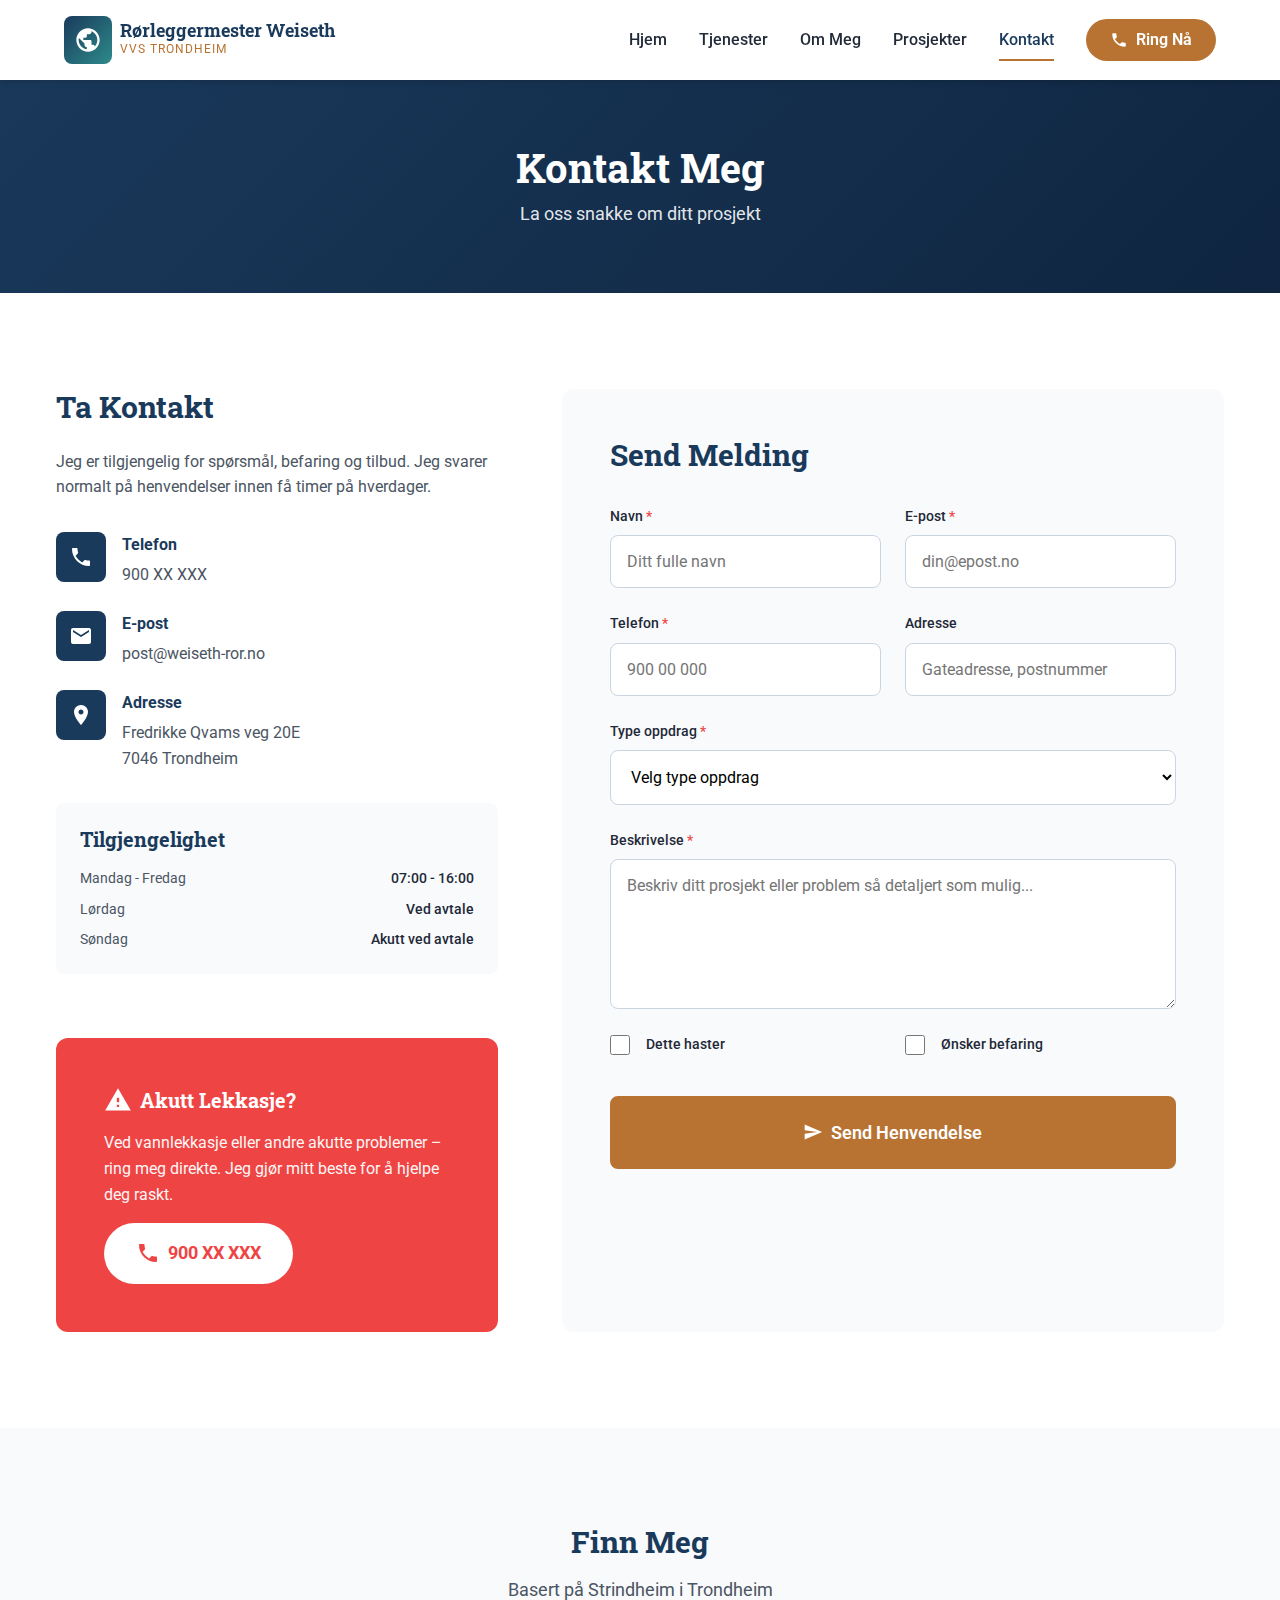
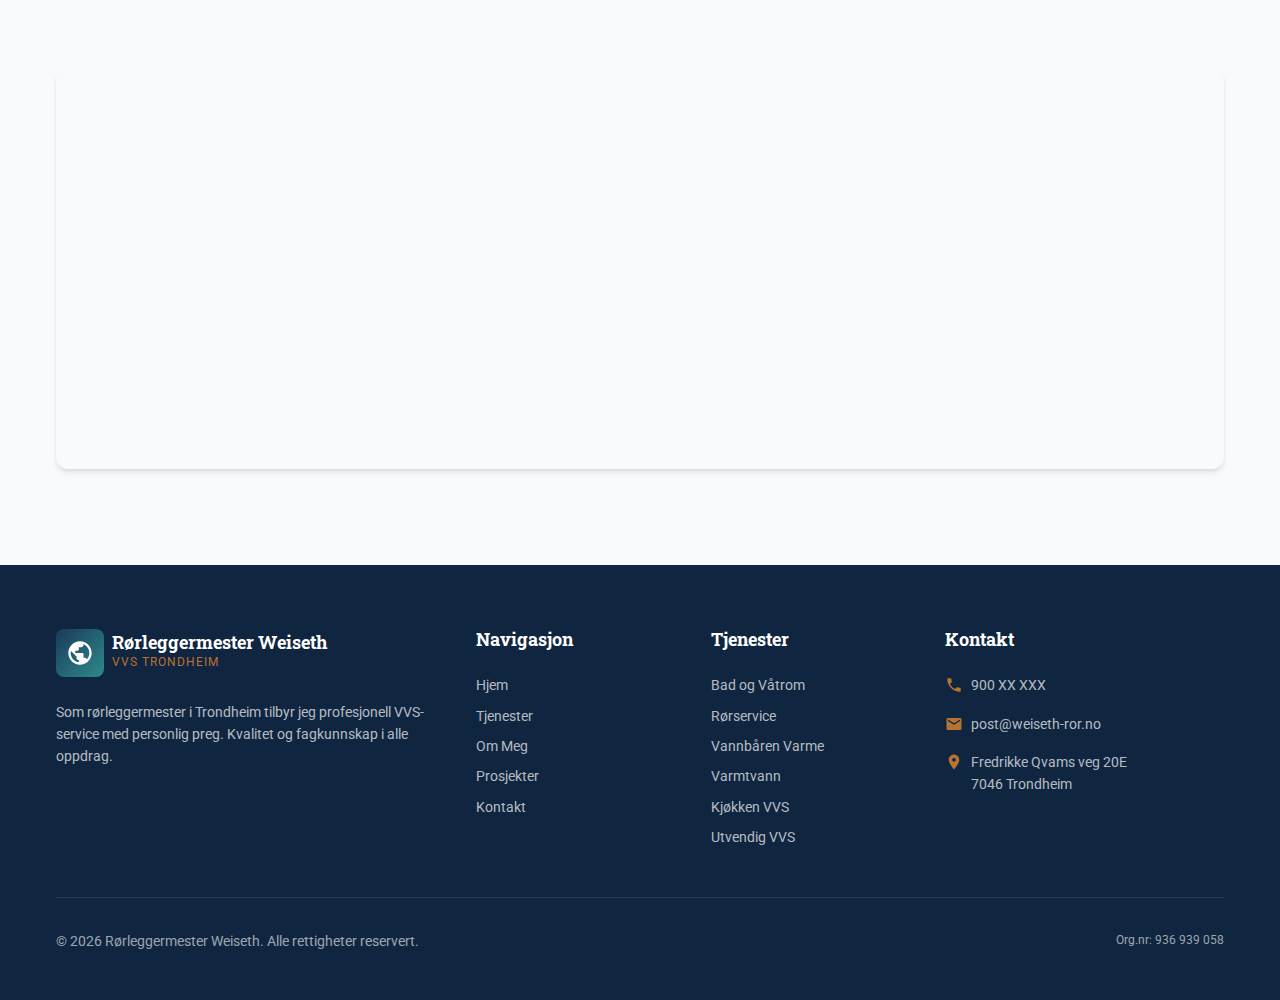
<file: kontakt.html>
<!DOCTYPE html>
<html lang="nb">
<head>
    <meta charset="UTF-8">
    <meta name="viewport" content="width=device-width, initial-scale=1.0">
    <meta http-equiv="X-UA-Compatible" content="IE=edge">

    <!-- Primary Meta Tags -->
    <title>Kontakt Rørlegger Trondheim | Gratis Tilbud | Weiseth VVS</title>
    <meta name="title" content="Kontakt Rørlegger Trondheim | Gratis Tilbud | Weiseth VVS">
    <meta name="description" content="Kontakt Rørleggermester Weiseth for VVS-arbeid i Trondheim. Gratis befaring og tilbud. Ring eller send melding. Rask respons!">
    <meta name="keywords" content="kontakt rørlegger trondheim, rørlegger tilbud, vvs trondheim kontakt, rørlegger telefon, befaring rørlegger">
    <meta name="author" content="Rørleggermester Weiseth">
    <meta name="robots" content="index, follow">

    <!-- Canonical URL -->
    <link rel="canonical" href="https://weiseth-ror.no/kontakt.html">

    <!-- Open Graph / Facebook -->
    <meta property="og:type" content="website">
    <meta property="og:url" content="https://weiseth-ror.no/kontakt.html">
    <meta property="og:title" content="Kontakt Rørlegger Trondheim | Weiseth VVS">
    <meta property="og:description" content="Kontakt Rørleggermester Weiseth for VVS-arbeid i Trondheim. Gratis befaring og tilbud.">
    <meta property="og:locale" content="nb_NO">

    <!-- Geo Tags -->
    <meta name="geo.region" content="NO-50">
    <meta name="geo.placename" content="Trondheim">

    <!-- Favicon -->
    <link rel="icon" type="image/svg+xml" href="data:image/svg+xml,<svg xmlns='http://www.w3.org/2000/svg' viewBox='0 0 100 100'><rect fill='%231A3A5C' rx='15' width='100' height='100'/><text y='70' x='50' text-anchor='middle' font-size='60' fill='white'>W</text></svg>">

    <!-- Google Fonts -->
    <link rel="preconnect" href="https://fonts.googleapis.com">
    <link rel="preconnect" href="https://fonts.gstatic.com" crossorigin>
    <link href="https://fonts.googleapis.com/css2?family=Roboto+Slab:wght@400;600;700&family=Roboto:wght@400;500;700&display=swap" rel="stylesheet">

    <!-- Stylesheets -->
    <link rel="stylesheet" href="css/style.css">
    <link rel="stylesheet" href="css/responsive.css">
</head>
<body>
    <!-- Header -->
    <header class="header">
        <div class="header-inner">
            <a href="index.html" class="logo">
                <div class="logo-icon">
                    <svg viewBox="0 0 24 24" fill="none" xmlns="http://www.w3.org/2000/svg">
                        <path d="M12 2C6.48 2 2 6.48 2 12s4.48 10 10 10 10-4.48 10-10S17.52 2 12 2zm-1 17.93c-3.95-.49-7-3.85-7-7.93 0-.62.08-1.21.21-1.79L9 15v1c0 1.1.9 2 2 2v1.93zm6.9-2.54c-.26-.81-1-1.39-1.9-1.39h-1v-3c0-.55-.45-1-1-1H8v-2h2c.55 0 1-.45 1-1V7h2c1.1 0 2-.9 2-2v-.41c2.93 1.19 5 4.06 5 7.41 0 2.08-.8 3.97-2.1 5.39z"/>
                    </svg>
                </div>
                <div class="logo-text">
                    <span class="logo-name">Rørleggermester Weiseth</span>
                    <span class="logo-tagline">VVS Trondheim</span>
                </div>
            </a>

            <nav class="nav-menu">
                <a href="index.html" class="nav-link">Hjem</a>
                <a href="tjenester.html" class="nav-link">Tjenester</a>
                <a href="om-meg.html" class="nav-link">Om Meg</a>
                <a href="prosjekter.html" class="nav-link">Prosjekter</a>
                <a href="kontakt.html" class="nav-link active">Kontakt</a>
                <a href="tel:+47900XXXXX" class="nav-cta">
                    <svg viewBox="0 0 24 24"><path d="M6.62 10.79c1.44 2.83 3.76 5.14 6.59 6.59l2.2-2.2c.27-.27.67-.36 1.02-.24 1.12.37 2.33.57 3.57.57.55 0 1 .45 1 1V20c0 .55-.45 1-1 1-9.39 0-17-7.61-17-17 0-.55.45-1 1-1h3.5c.55 0 1 .45 1 1 0 1.25.2 2.45.57 3.57.11.35.03.74-.25 1.02l-2.2 2.2z"/></svg>
                    Ring Nå
                </a>
            </nav>

            <button class="nav-toggle" aria-label="Meny">
                <span></span>
                <span></span>
                <span></span>
            </button>
        </div>
    </header>

    <!-- Page Header -->
    <section class="page-header">
        <div class="container">
            <h1>Kontakt Meg</h1>
            <p>La oss snakke om ditt prosjekt</p>
        </div>
    </section>

    <!-- Contact Section -->
    <section class="section contact-section">
        <div class="container">
            <div class="contact-grid">
                <!-- Contact Information -->
                <div class="contact-info">
                    <h2>Ta Kontakt</h2>
                    <p>Jeg er tilgjengelig for spørsmål, befaring og tilbud. Jeg svarer normalt på henvendelser innen få timer på hverdager.</p>

                    <div class="contact-details">
                        <div class="contact-detail">
                            <div class="contact-detail-icon">
                                <svg viewBox="0 0 24 24"><path d="M6.62 10.79c1.44 2.83 3.76 5.14 6.59 6.59l2.2-2.2c.27-.27.67-.36 1.02-.24 1.12.37 2.33.57 3.57.57.55 0 1 .45 1 1V20c0 .55-.45 1-1 1-9.39 0-17-7.61-17-17 0-.55.45-1 1-1h3.5c.55 0 1 .45 1 1 0 1.25.2 2.45.57 3.57.11.35.03.74-.25 1.02l-2.2 2.2z"/></svg>
                            </div>
                            <div>
                                <strong>Telefon</strong>
                                <p><a href="tel:+47900XXXXX">900 XX XXX</a></p>
                            </div>
                        </div>

                        <div class="contact-detail">
                            <div class="contact-detail-icon">
                                <svg viewBox="0 0 24 24"><path d="M20 4H4c-1.1 0-1.99.9-1.99 2L2 18c0 1.1.9 2 2 2h16c1.1 0 2-.9 2-2V6c0-1.1-.9-2-2-2zm0 4l-8 5-8-5V6l8 5 8-5v2z"/></svg>
                            </div>
                            <div>
                                <strong>E-post</strong>
                                <p><a href="mailto:post@weiseth-ror.no">post@weiseth-ror.no</a></p>
                            </div>
                        </div>

                        <div class="contact-detail">
                            <div class="contact-detail-icon">
                                <svg viewBox="0 0 24 24"><path d="M12 2C8.13 2 5 5.13 5 9c0 5.25 7 13 7 13s7-7.75 7-13c0-3.87-3.13-7-7-7zm0 9.5c-1.38 0-2.5-1.12-2.5-2.5s1.12-2.5 2.5-2.5 2.5 1.12 2.5 2.5-1.12 2.5-2.5 2.5z"/></svg>
                            </div>
                            <div>
                                <strong>Adresse</strong>
                                <p>Fredrikke Qvams veg 20E<br>7046 Trondheim</p>
                            </div>
                        </div>
                    </div>

                    <div class="opening-hours">
                        <h3>Tilgjengelighet</h3>
                        <div class="hours-list">
                            <div class="hours-item">
                                <span>Mandag - Fredag</span>
                                <span>07:00 - 16:00</span>
                            </div>
                            <div class="hours-item">
                                <span>Lørdag</span>
                                <span>Ved avtale</span>
                            </div>
                            <div class="hours-item">
                                <span>Søndag</span>
                                <span>Akutt ved avtale</span>
                            </div>
                        </div>
                    </div>

                    <!-- Emergency Notice -->
                    <div class="emergency-notice">
                        <h3>
                            <svg viewBox="0 0 24 24"><path d="M1 21h22L12 2 1 21zm12-3h-2v-2h2v2zm0-4h-2v-4h2v4z"/></svg>
                            Akutt Lekkasje?
                        </h3>
                        <p>Ved vannlekkasje eller andre akutte problemer – ring meg direkte. Jeg gjør mitt beste for å hjelpe deg raskt.</p>
                        <a href="tel:+47900XXXXX" class="phone-link">
                            <svg viewBox="0 0 24 24"><path d="M6.62 10.79c1.44 2.83 3.76 5.14 6.59 6.59l2.2-2.2c.27-.27.67-.36 1.02-.24 1.12.37 2.33.57 3.57.57.55 0 1 .45 1 1V20c0 .55-.45 1-1 1-9.39 0-17-7.61-17-17 0-.55.45-1 1-1h3.5c.55 0 1 .45 1 1 0 1.25.2 2.45.57 3.57.11.35.03.74-.25 1.02l-2.2 2.2z"/></svg>
                            900 XX XXX
                        </a>
                    </div>
                </div>

                <!-- Contact Form -->
                <div class="contact-form-wrapper">
                    <h2>Send Melding</h2>

                    <div class="form-message" id="form-message"></div>

                    <form id="contact-form">
                        <div class="form-grid">
                            <div class="form-group">
                                <label for="name">Navn <span class="required">*</span></label>
                                <input type="text" id="name" name="name" required placeholder="Ditt fulle navn">
                            </div>

                            <div class="form-group">
                                <label for="email">E-post <span class="required">*</span></label>
                                <input type="email" id="email" name="email" required placeholder="din@epost.no">
                            </div>

                            <div class="form-group">
                                <label for="phone">Telefon <span class="required">*</span></label>
                                <input type="tel" id="phone" name="phone" required placeholder="900 00 000">
                            </div>

                            <div class="form-group">
                                <label for="address">Adresse</label>
                                <input type="text" id="address" name="address" placeholder="Gateadresse, postnummer">
                            </div>

                            <div class="form-group full-width">
                                <label for="jobType">Type oppdrag <span class="required">*</span></label>
                                <select id="jobType" name="jobType" required>
                                    <option value="">Velg type oppdrag</option>
                                    <option value="bad-vatrom">Bad/våtrom</option>
                                    <option value="rorservice">Rørservice/reparasjon</option>
                                    <option value="vannbaren-varme">Vannbåren varme</option>
                                    <option value="varmtvannsbereder">Varmtvannsbereder</option>
                                    <option value="kjokken-vvs">Kjøkken VVS</option>
                                    <option value="utvendig-vvs">Utvendig VVS</option>
                                    <option value="annet">Annet</option>
                                </select>
                            </div>

                            <div class="form-group full-width">
                                <label for="description">Beskrivelse <span class="required">*</span></label>
                                <textarea id="description" name="description" required placeholder="Beskriv ditt prosjekt eller problem så detaljert som mulig..."></textarea>
                            </div>

                            <div class="form-group checkbox-group">
                                <input type="checkbox" id="urgent" name="urgent">
                                <label for="urgent">Dette haster</label>
                            </div>

                            <div class="form-group checkbox-group">
                                <input type="checkbox" id="siteVisit" name="siteVisit">
                                <label for="siteVisit">Ønsker befaring</label>
                            </div>

                            <div class="form-submit">
                                <button type="submit" class="btn btn-primary btn-lg">
                                    <svg viewBox="0 0 24 24" style="width: 20px; height: 20px; fill: currentColor;"><path d="M2.01 21L23 12 2.01 3 2 10l15 2-15 2z"/></svg>
                                    Send Henvendelse
                                </button>
                            </div>
                        </div>
                    </form>
                </div>
            </div>
        </div>
    </section>

    <!-- Map Section -->
    <section class="section map-section">
        <div class="container">
            <div class="section-header">
                <h2>Finn Meg</h2>
                <p>Basert på Strindheim i Trondheim</p>
            </div>

            <div class="map-wrapper">
                <iframe src="https://www.google.com/maps/embed?pb=!1m18!1m12!1m3!1d1783.9841947881096!2d10.432844!3d63.421!2m3!1f0!2f0!3f0!3m2!1i1024!2i768!4f13.1!3m3!1m2!1s0x466d319747037e91%3A0xd6ab18ccaa8b0a91!2sFredrikke%20Qvams%20veg%2020E%2C%207046%20Trondheim!5e0!3m2!1sno!2sno!4v1706789876543!5m2!1sno!2sno" allowfullscreen="" loading="lazy" referrerpolicy="no-referrer-when-downgrade"></iframe>
            </div>
        </div>
    </section>

    <!-- Footer -->
    <footer class="footer">
        <div class="container">
            <div class="footer-grid">
                <div class="footer-brand">
                    <a href="index.html" class="logo">
                        <div class="logo-icon">
                            <svg viewBox="0 0 24 24" fill="none" xmlns="http://www.w3.org/2000/svg">
                                <path d="M12 2C6.48 2 2 6.48 2 12s4.48 10 10 10 10-4.48 10-10S17.52 2 12 2zm-1 17.93c-3.95-.49-7-3.85-7-7.93 0-.62.08-1.21.21-1.79L9 15v1c0 1.1.9 2 2 2v1.93zm6.9-2.54c-.26-.81-1-1.39-1.9-1.39h-1v-3c0-.55-.45-1-1-1H8v-2h2c.55 0 1-.45 1-1V7h2c1.1 0 2-.9 2-2v-.41c2.93 1.19 5 4.06 5 7.41 0 2.08-.8 3.97-2.1 5.39z"/>
                            </svg>
                        </div>
                        <div class="logo-text">
                            <span class="logo-name">Rørleggermester Weiseth</span>
                            <span class="logo-tagline">VVS Trondheim</span>
                        </div>
                    </a>
                    <p style="margin-top: var(--space-lg);">
                        Som rørleggermester i Trondheim tilbyr jeg profesjonell VVS-service med personlig preg. Kvalitet og fagkunnskap i alle oppdrag.
                    </p>
                </div>

                <div class="footer-nav">
                    <h4 class="footer-title">Navigasjon</h4>
                    <nav class="footer-links">
                        <a href="index.html">Hjem</a>
                        <a href="tjenester.html">Tjenester</a>
                        <a href="om-meg.html">Om Meg</a>
                        <a href="prosjekter.html">Prosjekter</a>
                        <a href="kontakt.html">Kontakt</a>
                    </nav>
                </div>

                <div class="footer-services">
                    <h4 class="footer-title">Tjenester</h4>
                    <nav class="footer-links">
                        <a href="tjenester.html#bad">Bad og Våtrom</a>
                        <a href="tjenester.html#service">Rørservice</a>
                        <a href="tjenester.html#varme">Vannbåren Varme</a>
                        <a href="tjenester.html#varmtvann">Varmtvann</a>
                        <a href="tjenester.html#kjokken">Kjøkken VVS</a>
                        <a href="tjenester.html#utvendig">Utvendig VVS</a>
                    </nav>
                </div>

                <div class="footer-contact">
                    <h4 class="footer-title">Kontakt</h4>
                    <div class="footer-contact-item">
                        <svg viewBox="0 0 24 24"><path d="M6.62 10.79c1.44 2.83 3.76 5.14 6.59 6.59l2.2-2.2c.27-.27.67-.36 1.02-.24 1.12.37 2.33.57 3.57.57.55 0 1 .45 1 1V20c0 .55-.45 1-1 1-9.39 0-17-7.61-17-17 0-.55.45-1 1-1h3.5c.55 0 1 .45 1 1 0 1.25.2 2.45.57 3.57.11.35.03.74-.25 1.02l-2.2 2.2z"/></svg>
                        <a href="tel:+47900XXXXX">900 XX XXX</a>
                    </div>
                    <div class="footer-contact-item">
                        <svg viewBox="0 0 24 24"><path d="M20 4H4c-1.1 0-1.99.9-1.99 2L2 18c0 1.1.9 2 2 2h16c1.1 0 2-.9 2-2V6c0-1.1-.9-2-2-2zm0 4l-8 5-8-5V6l8 5 8-5v2z"/></svg>
                        <a href="mailto:post@weiseth-ror.no">post@weiseth-ror.no</a>
                    </div>
                    <div class="footer-contact-item">
                        <svg viewBox="0 0 24 24"><path d="M12 2C8.13 2 5 5.13 5 9c0 5.25 7 13 7 13s7-7.75 7-13c0-3.87-3.13-7-7-7zm0 9.5c-1.38 0-2.5-1.12-2.5-2.5s1.12-2.5 2.5-2.5 2.5 1.12 2.5 2.5-1.12 2.5-2.5 2.5z"/></svg>
                        <span>Fredrikke Qvams veg 20E<br>7046 Trondheim</span>
                    </div>
                </div>
            </div>

            <div class="footer-bottom">
                <p>&copy; <span class="current-year">2026</span> Rørleggermester Weiseth. Alle rettigheter reservert.</p>
                <p class="footer-org">Org.nr: 936 939 058</p>
            </div>
        </div>
    </footer>

    <!-- JavaScript -->
    <script src="js/main.js"></script>
</body>
</html>
</file>
<file: css/style.css>
/* ================================================
   RØRLEGGERMESTER WEISETH - Main Stylesheet
   Professional Plumbing Website
   ================================================ */

/* ------------------------------------------------
   CSS Custom Properties (Design Tokens)
   ------------------------------------------------ */
:root {
    /* Primary Colors */
    --color-primary: #1A3A5C;
    --color-primary-light: #2A5A8C;
    --color-primary-dark: #0F2540;

    /* Secondary Colors */
    --color-secondary: #B87333;
    --color-secondary-light: #D4894A;
    --color-secondary-dark: #8F5A28;

    /* Accent Colors */
    --color-accent: #2E8B8B;
    --color-accent-light: #3AABAB;
    --color-accent-dark: #1F6B6B;

    /* Neutral Colors */
    --color-white: #FFFFFF;
    --color-light: #F8FAFC;
    --color-gray-100: #F1F5F9;
    --color-gray-200: #E2E8F0;
    --color-gray-300: #CBD5E1;
    --color-gray-400: #94A3B8;
    --color-gray-500: #64748B;
    --color-gray-600: #475569;
    --color-text: #1F2937;
    --color-text-light: #4B5563;

    /* Functional Colors */
    --color-success: #10B981;
    --color-error: #EF4444;
    --color-warning: #F59E0B;

    /* Typography */
    --font-heading: 'Roboto Slab', Georgia, serif;
    --font-body: 'Roboto', -apple-system, BlinkMacSystemFont, sans-serif;

    /* Font Sizes */
    --text-xs: 0.75rem;
    --text-sm: 0.875rem;
    --text-base: 1rem;
    --text-lg: 1.125rem;
    --text-xl: 1.25rem;
    --text-2xl: 1.5rem;
    --text-3xl: 1.875rem;
    --text-4xl: 2.5rem;

    /* Spacing */
    --space-xs: 0.25rem;
    --space-sm: 0.5rem;
    --space-md: 1rem;
    --space-lg: 1.5rem;
    --space-xl: 2rem;
    --space-2xl: 3rem;
    --space-3xl: 4rem;
    --space-4xl: 6rem;

    /* Layout */
    --max-width: 1200px;
    --header-height: 80px;

    /* Borders & Shadows */
    --radius-sm: 4px;
    --radius-md: 8px;
    --radius-lg: 12px;
    --radius-full: 9999px;

    --shadow-sm: 0 1px 2px rgba(0, 0, 0, 0.05);
    --shadow-md: 0 4px 6px -1px rgba(0, 0, 0, 0.1), 0 2px 4px -1px rgba(0, 0, 0, 0.06);
    --shadow-lg: 0 10px 15px -3px rgba(0, 0, 0, 0.1), 0 4px 6px -2px rgba(0, 0, 0, 0.05);
    --shadow-xl: 0 20px 25px -5px rgba(0, 0, 0, 0.1), 0 10px 10px -5px rgba(0, 0, 0, 0.04);

    /* Transitions */
    --transition-fast: 150ms ease;
    --transition-base: 250ms ease;
    --transition-slow: 350ms ease;
}

/* ------------------------------------------------
   CSS Reset & Base Styles
   ------------------------------------------------ */
*,
*::before,
*::after {
    box-sizing: border-box;
    margin: 0;
    padding: 0;
}

html {
    scroll-behavior: smooth;
    font-size: 16px;
}

body {
    font-family: var(--font-body);
    font-size: var(--text-base);
    line-height: 1.6;
    color: var(--color-text);
    background-color: var(--color-white);
    -webkit-font-smoothing: antialiased;
    -moz-osx-font-smoothing: grayscale;
}

img {
    max-width: 100%;
    height: auto;
    display: block;
}

a {
    color: inherit;
    text-decoration: none;
    transition: color var(--transition-fast);
}

ul, ol {
    list-style: none;
}

button {
    font-family: inherit;
    cursor: pointer;
    border: none;
    background: none;
}

input, textarea, select {
    font-family: inherit;
    font-size: inherit;
}

/* ------------------------------------------------
   Typography
   ------------------------------------------------ */
h1, h2, h3, h4, h5, h6 {
    font-family: var(--font-heading);
    font-weight: 700;
    line-height: 1.2;
    color: var(--color-primary);
}

h1 {
    font-size: var(--text-4xl);
    margin-bottom: var(--space-lg);
}

h2 {
    font-size: var(--text-3xl);
    margin-bottom: var(--space-md);
}

h3 {
    font-size: var(--text-xl);
    margin-bottom: var(--space-sm);
}

p {
    margin-bottom: var(--space-md);
}

.text-accent {
    color: var(--color-secondary);
}

.text-light {
    color: var(--color-text-light);
}

/* ------------------------------------------------
   Layout Utilities
   ------------------------------------------------ */
.container {
    width: 100%;
    max-width: var(--max-width);
    margin: 0 auto;
    padding: 0 var(--space-lg);
}

.section {
    padding: var(--space-4xl) 0;
}

.section-header {
    text-align: center;
    margin-bottom: var(--space-3xl);
}

.section-header p {
    font-size: var(--text-lg);
    color: var(--color-text-light);
    max-width: 600px;
    margin: 0 auto;
}

/* ------------------------------------------------
   Header & Navigation
   ------------------------------------------------ */
.header {
    position: fixed;
    top: 0;
    left: 0;
    right: 0;
    height: var(--header-height);
    background-color: var(--color-white);
    box-shadow: var(--shadow-md);
    z-index: 1000;
    transition: background-color var(--transition-base), box-shadow var(--transition-base);
}

.header-inner {
    display: flex;
    align-items: center;
    justify-content: space-between;
    height: 100%;
    max-width: var(--max-width);
    margin: 0 auto;
    padding: 0 var(--space-lg);
}

.logo {
    display: flex;
    align-items: center;
    gap: var(--space-sm);
}

.logo-icon {
    width: 48px;
    height: 48px;
    background: linear-gradient(135deg, var(--color-primary), var(--color-accent));
    border-radius: var(--radius-md);
    display: flex;
    align-items: center;
    justify-content: center;
}

.logo-icon svg {
    width: 28px;
    height: 28px;
    fill: var(--color-white);
}

.logo-text {
    display: flex;
    flex-direction: column;
}

.logo-name {
    font-family: var(--font-heading);
    font-size: var(--text-lg);
    font-weight: 700;
    color: var(--color-primary);
    line-height: 1.1;
}

.logo-tagline {
    font-size: var(--text-xs);
    color: var(--color-secondary);
    text-transform: uppercase;
    letter-spacing: 1px;
}

.nav-menu {
    display: flex;
    align-items: center;
    gap: var(--space-xl);
}

.nav-link {
    font-weight: 500;
    color: var(--color-text);
    position: relative;
    padding: var(--space-sm) 0;
}

.nav-link::after {
    content: '';
    position: absolute;
    bottom: 0;
    left: 0;
    width: 0;
    height: 2px;
    background-color: var(--color-secondary);
    transition: width var(--transition-base);
}

.nav-link:hover::after,
.nav-link.active::after {
    width: 100%;
}

.nav-link:hover,
.nav-link.active {
    color: var(--color-primary);
}

.nav-cta {
    display: flex;
    align-items: center;
    gap: var(--space-sm);
    background-color: var(--color-secondary);
    color: var(--color-white);
    padding: var(--space-sm) var(--space-lg);
    border-radius: var(--radius-full);
    font-weight: 600;
    transition: background-color var(--transition-fast), transform var(--transition-fast);
}

.nav-cta:hover {
    background-color: var(--color-secondary-dark);
    transform: translateY(-2px);
}

.nav-cta svg {
    width: 18px;
    height: 18px;
    fill: currentColor;
}

/* Mobile Navigation Toggle */
.nav-toggle {
    display: none;
    flex-direction: column;
    gap: 5px;
    padding: var(--space-sm);
    cursor: pointer;
}

.nav-toggle span {
    width: 24px;
    height: 2px;
    background-color: var(--color-primary);
    transition: transform var(--transition-fast), opacity var(--transition-fast);
}

.nav-toggle.active span:nth-child(1) {
    transform: translateY(7px) rotate(45deg);
}

.nav-toggle.active span:nth-child(2) {
    opacity: 0;
}

.nav-toggle.active span:nth-child(3) {
    transform: translateY(-7px) rotate(-45deg);
}

/* ------------------------------------------------
   Hero Section
   ------------------------------------------------ */
.hero {
    position: relative;
    min-height: 100vh;
    display: flex;
    align-items: center;
    padding-top: var(--header-height);
    background: linear-gradient(135deg, var(--color-primary) 0%, var(--color-primary-dark) 100%);
    overflow: hidden;
}

.hero::before {
    content: '';
    position: absolute;
    top: 0;
    left: 0;
    right: 0;
    bottom: 0;
    background: url('data:image/svg+xml,<svg xmlns="http://www.w3.org/2000/svg" viewBox="0 0 100 100"><circle cx="50" cy="50" r="40" fill="none" stroke="rgba(255,255,255,0.03)" stroke-width="0.5"/></svg>');
    background-size: 200px 200px;
    pointer-events: none;
}

.hero-inner {
    display: grid;
    grid-template-columns: 1fr 1fr;
    gap: var(--space-3xl);
    align-items: center;
    position: relative;
    z-index: 1;
}

.hero-content {
    color: var(--color-white);
}

.hero-badge {
    display: inline-flex;
    align-items: center;
    gap: var(--space-sm);
    background-color: rgba(255, 255, 255, 0.1);
    padding: var(--space-sm) var(--space-md);
    border-radius: var(--radius-full);
    font-size: var(--text-sm);
    margin-bottom: var(--space-lg);
    backdrop-filter: blur(10px);
}

.hero-badge svg {
    width: 16px;
    height: 16px;
    fill: var(--color-secondary);
}

.hero h1 {
    color: var(--color-white);
    font-size: clamp(2.5rem, 5vw, 3.5rem);
    margin-bottom: var(--space-md);
}

.hero-subtitle {
    font-size: var(--text-xl);
    color: rgba(255, 255, 255, 0.9);
    margin-bottom: var(--space-xl);
}

.hero-features {
    display: flex;
    flex-wrap: wrap;
    gap: var(--space-md);
    margin-bottom: var(--space-2xl);
}

.hero-feature {
    display: flex;
    align-items: center;
    gap: var(--space-sm);
    font-size: var(--text-sm);
    color: rgba(255, 255, 255, 0.85);
}

.hero-feature svg {
    width: 20px;
    height: 20px;
    fill: var(--color-secondary);
}

.hero-cta {
    display: flex;
    flex-wrap: wrap;
    gap: var(--space-md);
}

.hero-image {
    position: relative;
}

.hero-image-wrapper {
    position: relative;
    border-radius: var(--radius-lg);
    overflow: hidden;
    box-shadow: var(--shadow-xl);
}

.hero-image-wrapper img {
    width: 100%;
    height: auto;
    object-fit: cover;
}

.hero-image-badge {
    position: absolute;
    bottom: var(--space-lg);
    left: var(--space-lg);
    background-color: var(--color-white);
    padding: var(--space-md) var(--space-lg);
    border-radius: var(--radius-md);
    box-shadow: var(--shadow-lg);
}

.hero-image-badge strong {
    display: block;
    color: var(--color-primary);
    font-size: var(--text-lg);
}

.hero-image-badge span {
    font-size: var(--text-sm);
    color: var(--color-text-light);
}

/* ------------------------------------------------
   Quick Contact Bar
   ------------------------------------------------ */
.quick-contact {
    background-color: var(--color-secondary);
    padding: var(--space-md) 0;
}

.quick-contact-inner {
    display: flex;
    justify-content: center;
    flex-wrap: wrap;
    gap: var(--space-xl);
}

.quick-contact-item {
    display: flex;
    align-items: center;
    gap: var(--space-sm);
    color: var(--color-white);
    font-weight: 500;
}

.quick-contact-item svg {
    width: 20px;
    height: 20px;
    fill: currentColor;
}

.quick-contact-item a {
    color: inherit;
}

.quick-contact-item a:hover {
    text-decoration: underline;
}

/* ------------------------------------------------
   Buttons
   ------------------------------------------------ */
.btn {
    display: inline-flex;
    align-items: center;
    justify-content: center;
    gap: var(--space-sm);
    padding: var(--space-md) var(--space-xl);
    border-radius: var(--radius-md);
    font-weight: 600;
    font-size: var(--text-base);
    transition: all var(--transition-fast);
    cursor: pointer;
    border: 2px solid transparent;
}

.btn svg {
    width: 20px;
    height: 20px;
    fill: currentColor;
}

.btn-primary {
    background-color: var(--color-secondary);
    color: var(--color-white);
    border-color: var(--color-secondary);
}

.btn-primary:hover {
    background-color: var(--color-secondary-dark);
    border-color: var(--color-secondary-dark);
    transform: translateY(-2px);
    box-shadow: var(--shadow-md);
}

.btn-secondary {
    background-color: transparent;
    color: var(--color-white);
    border-color: var(--color-white);
}

.btn-secondary:hover {
    background-color: var(--color-white);
    color: var(--color-primary);
}

.btn-outline {
    background-color: transparent;
    color: var(--color-primary);
    border-color: var(--color-primary);
}

.btn-outline:hover {
    background-color: var(--color-primary);
    color: var(--color-white);
}

.btn-lg {
    padding: var(--space-lg) var(--space-2xl);
    font-size: var(--text-lg);
}

.btn-sm {
    padding: var(--space-sm) var(--space-md);
    font-size: var(--text-sm);
}

/* ------------------------------------------------
   Services Section
   ------------------------------------------------ */
.services {
    background-color: var(--color-light);
}

.services-grid {
    display: grid;
    grid-template-columns: repeat(3, 1fr);
    gap: var(--space-xl);
}

.service-card {
    background-color: var(--color-white);
    border-radius: var(--radius-lg);
    padding: var(--space-xl);
    box-shadow: var(--shadow-sm);
    transition: transform var(--transition-base), box-shadow var(--transition-base);
    border: 1px solid var(--color-gray-200);
}

.service-card:hover {
    transform: translateY(-5px);
    box-shadow: var(--shadow-lg);
}

.service-icon {
    width: 60px;
    height: 60px;
    background: linear-gradient(135deg, var(--color-primary), var(--color-accent));
    border-radius: var(--radius-md);
    display: flex;
    align-items: center;
    justify-content: center;
    margin-bottom: var(--space-lg);
}

.service-icon svg {
    width: 32px;
    height: 32px;
    fill: var(--color-white);
}

.service-card h3 {
    color: var(--color-primary);
    margin-bottom: var(--space-sm);
}

.service-card p {
    color: var(--color-text-light);
    margin-bottom: var(--space-md);
}

.service-link {
    display: inline-flex;
    align-items: center;
    gap: var(--space-xs);
    color: var(--color-secondary);
    font-weight: 600;
    font-size: var(--text-sm);
}

.service-link svg {
    width: 16px;
    height: 16px;
    fill: currentColor;
    transition: transform var(--transition-fast);
}

.service-link:hover svg {
    transform: translateX(4px);
}

/* ------------------------------------------------
   Why Choose Us Section
   ------------------------------------------------ */
.why-us {
    background-color: var(--color-white);
}

.why-us-grid {
    display: grid;
    grid-template-columns: repeat(2, 1fr);
    gap: var(--space-3xl);
    align-items: center;
}

.why-us-content h2 {
    margin-bottom: var(--space-lg);
}

.why-us-content > p {
    font-size: var(--text-lg);
    color: var(--color-text-light);
    margin-bottom: var(--space-xl);
}

.benefits-list {
    display: grid;
    gap: var(--space-md);
}

.benefit-item {
    display: flex;
    align-items: flex-start;
    gap: var(--space-md);
}

.benefit-icon {
    width: 40px;
    height: 40px;
    background-color: var(--color-accent);
    border-radius: var(--radius-full);
    display: flex;
    align-items: center;
    justify-content: center;
    flex-shrink: 0;
}

.benefit-icon svg {
    width: 20px;
    height: 20px;
    fill: var(--color-white);
}

.benefit-item strong {
    display: block;
    color: var(--color-primary);
    margin-bottom: var(--space-xs);
}

.benefit-item p {
    color: var(--color-text-light);
    font-size: var(--text-sm);
    margin: 0;
}

.why-us-image {
    position: relative;
}

.why-us-image img {
    border-radius: var(--radius-lg);
    box-shadow: var(--shadow-xl);
}

/* ------------------------------------------------
   Master Plumber Section
   ------------------------------------------------ */
.master-section {
    background: linear-gradient(135deg, var(--color-primary) 0%, var(--color-primary-dark) 100%);
    color: var(--color-white);
    position: relative;
    overflow: hidden;
}

.master-section::before {
    content: '';
    position: absolute;
    top: -50%;
    right: -20%;
    width: 600px;
    height: 600px;
    background: radial-gradient(circle, rgba(184, 115, 51, 0.1) 0%, transparent 70%);
    pointer-events: none;
}

.master-inner {
    display: grid;
    grid-template-columns: 1fr 1fr;
    gap: var(--space-3xl);
    align-items: center;
    position: relative;
    z-index: 1;
}

.master-content h2 {
    color: var(--color-white);
    margin-bottom: var(--space-lg);
}

.master-content p {
    color: rgba(255, 255, 255, 0.9);
    font-size: var(--text-lg);
    margin-bottom: var(--space-lg);
}

.master-features {
    display: grid;
    gap: var(--space-md);
    margin-bottom: var(--space-xl);
}

.master-feature {
    display: flex;
    align-items: center;
    gap: var(--space-md);
    background-color: rgba(255, 255, 255, 0.1);
    padding: var(--space-md) var(--space-lg);
    border-radius: var(--radius-md);
    backdrop-filter: blur(10px);
}

.master-feature svg {
    width: 24px;
    height: 24px;
    fill: var(--color-secondary);
}

.master-feature span {
    font-weight: 500;
}

.master-image {
    display: flex;
    justify-content: center;
}

.master-badge-visual {
    width: 300px;
    height: 300px;
    background: linear-gradient(135deg, var(--color-secondary), var(--color-secondary-dark));
    border-radius: var(--radius-full);
    display: flex;
    flex-direction: column;
    align-items: center;
    justify-content: center;
    text-align: center;
    box-shadow: var(--shadow-xl);
    position: relative;
}

.master-badge-visual::before {
    content: '';
    position: absolute;
    inset: 10px;
    border: 2px solid rgba(255, 255, 255, 0.3);
    border-radius: var(--radius-full);
}

.master-badge-visual svg {
    width: 60px;
    height: 60px;
    fill: var(--color-white);
    margin-bottom: var(--space-md);
}

.master-badge-visual strong {
    display: block;
    font-size: var(--text-xl);
    color: var(--color-white);
}

.master-badge-visual span {
    font-size: var(--text-sm);
    color: rgba(255, 255, 255, 0.8);
}

/* ------------------------------------------------
   Service Area Section
   ------------------------------------------------ */
.service-area {
    background-color: var(--color-light);
}

.service-area-grid {
    display: grid;
    grid-template-columns: 1fr 1fr;
    gap: var(--space-3xl);
    align-items: center;
}

.area-list {
    display: grid;
    grid-template-columns: repeat(2, 1fr);
    gap: var(--space-sm);
    margin-top: var(--space-lg);
}

.area-item {
    display: flex;
    align-items: center;
    gap: var(--space-sm);
    padding: var(--space-sm) var(--space-md);
    background-color: var(--color-white);
    border-radius: var(--radius-sm);
    font-size: var(--text-sm);
}

.area-item svg {
    width: 16px;
    height: 16px;
    fill: var(--color-accent);
}

.area-map {
    background-color: var(--color-gray-200);
    border-radius: var(--radius-lg);
    height: 400px;
    display: flex;
    align-items: center;
    justify-content: center;
    overflow: hidden;
}

.area-map iframe {
    width: 100%;
    height: 100%;
    border: none;
}

/* ------------------------------------------------
   CTA Section
   ------------------------------------------------ */
.cta-section {
    background-color: var(--color-secondary);
    padding: var(--space-3xl) 0;
}

.cta-inner {
    text-align: center;
    color: var(--color-white);
}

.cta-inner h2 {
    color: var(--color-white);
    margin-bottom: var(--space-md);
}

.cta-inner p {
    font-size: var(--text-lg);
    max-width: 600px;
    margin: 0 auto var(--space-xl);
    opacity: 0.95;
}

.cta-buttons {
    display: flex;
    justify-content: center;
    gap: var(--space-md);
}

.cta-section .btn-secondary {
    border-color: var(--color-white);
    color: var(--color-white);
}

.cta-section .btn-secondary:hover {
    background-color: var(--color-white);
    color: var(--color-secondary);
}

/* ------------------------------------------------
   Footer
   ------------------------------------------------ */
.footer {
    background-color: var(--color-primary-dark);
    color: var(--color-white);
    padding: var(--space-3xl) 0 var(--space-xl);
}

.footer-grid {
    display: grid;
    grid-template-columns: 2fr 1fr 1fr 1.5fr;
    gap: var(--space-2xl);
    margin-bottom: var(--space-2xl);
}

.footer-brand .logo {
    margin-bottom: var(--space-lg);
}

.footer-brand .logo-name {
    color: var(--color-white);
}

.footer-brand p {
    color: rgba(255, 255, 255, 0.7);
    font-size: var(--text-sm);
}

.footer-title {
    font-size: var(--text-lg);
    color: var(--color-white);
    margin-bottom: var(--space-lg);
}

.footer-links {
    display: flex;
    flex-direction: column;
    gap: var(--space-sm);
}

.footer-links a {
    color: rgba(255, 255, 255, 0.7);
    font-size: var(--text-sm);
    transition: color var(--transition-fast);
}

.footer-links a:hover {
    color: var(--color-secondary);
}

.footer-contact-item {
    display: flex;
    align-items: flex-start;
    gap: var(--space-sm);
    margin-bottom: var(--space-md);
    color: rgba(255, 255, 255, 0.7);
    font-size: var(--text-sm);
}

.footer-contact-item svg {
    width: 18px;
    height: 18px;
    fill: var(--color-secondary);
    flex-shrink: 0;
    margin-top: 2px;
}

.footer-contact-item a {
    color: inherit;
}

.footer-contact-item a:hover {
    color: var(--color-white);
}

.footer-bottom {
    border-top: 1px solid rgba(255, 255, 255, 0.1);
    padding-top: var(--space-xl);
    display: flex;
    justify-content: space-between;
    align-items: center;
    font-size: var(--text-sm);
    color: rgba(255, 255, 255, 0.6);
}

.footer-org {
    font-size: var(--text-xs);
}

/* ------------------------------------------------
   Page Header (Inner Pages)
   ------------------------------------------------ */
.page-header {
    background: linear-gradient(135deg, var(--color-primary) 0%, var(--color-primary-dark) 100%);
    padding: calc(var(--header-height) + var(--space-3xl)) 0 var(--space-3xl);
    text-align: center;
    color: var(--color-white);
}

.page-header h1 {
    color: var(--color-white);
    margin-bottom: var(--space-sm);
}

.page-header p {
    font-size: var(--text-lg);
    color: rgba(255, 255, 255, 0.9);
    max-width: 600px;
    margin: 0 auto;
}

/* ------------------------------------------------
   Services Page
   ------------------------------------------------ */
.service-detail {
    padding: var(--space-3xl) 0;
    border-bottom: 1px solid var(--color-gray-200);
}

.service-detail:nth-child(even) {
    background-color: var(--color-light);
}

.service-detail-grid {
    display: grid;
    grid-template-columns: 1fr 1fr;
    gap: var(--space-3xl);
    align-items: center;
}

.service-detail:nth-child(even) .service-detail-grid {
    direction: rtl;
}

.service-detail:nth-child(even) .service-detail-grid > * {
    direction: ltr;
}

.service-detail-content h2 {
    margin-bottom: var(--space-md);
}

.service-detail-content > p {
    color: var(--color-text-light);
    font-size: var(--text-lg);
    margin-bottom: var(--space-xl);
}

.service-list {
    display: grid;
    gap: var(--space-sm);
    margin-bottom: var(--space-xl);
}

.service-list li {
    display: flex;
    align-items: center;
    gap: var(--space-sm);
    padding: var(--space-sm) 0;
}

.service-list li svg {
    width: 20px;
    height: 20px;
    fill: var(--color-accent);
    flex-shrink: 0;
}

.service-detail-image {
    border-radius: var(--radius-lg);
    overflow: hidden;
    box-shadow: var(--shadow-lg);
}

.service-detail-image img {
    width: 100%;
    height: 350px;
    object-fit: cover;
}

/* Pricing Section */
.pricing-section {
    background-color: var(--color-primary);
    color: var(--color-white);
}

.pricing-section h2 {
    color: var(--color-white);
}

.pricing-section .section-header p {
    color: rgba(255, 255, 255, 0.8);
}

.pricing-grid {
    display: grid;
    grid-template-columns: repeat(4, 1fr);
    gap: var(--space-lg);
}

.pricing-card {
    background-color: rgba(255, 255, 255, 0.1);
    padding: var(--space-xl);
    border-radius: var(--radius-md);
    text-align: center;
    backdrop-filter: blur(10px);
}

.pricing-card strong {
    display: block;
    font-size: var(--text-lg);
    margin-bottom: var(--space-sm);
}

.pricing-card span {
    display: block;
    font-size: var(--text-2xl);
    font-weight: 700;
    color: var(--color-secondary);
    margin-bottom: var(--space-sm);
}

.pricing-card p {
    font-size: var(--text-sm);
    color: rgba(255, 255, 255, 0.7);
    margin: 0;
}

/* ------------------------------------------------
   About Page
   ------------------------------------------------ */
.about-intro {
    background-color: var(--color-white);
}

.about-intro-grid {
    display: grid;
    grid-template-columns: 2fr 1fr;
    gap: var(--space-3xl);
    align-items: center;
}

.about-intro-content h2 {
    margin-bottom: var(--space-lg);
}

.about-intro-content p {
    font-size: var(--text-lg);
    color: var(--color-text-light);
}

.about-image {
    position: relative;
}

.about-image img {
    border-radius: var(--radius-lg);
    box-shadow: var(--shadow-xl);
}

/* Values Section */
.values-section {
    background-color: var(--color-light);
}

.values-grid {
    display: grid;
    grid-template-columns: repeat(4, 1fr);
    gap: var(--space-xl);
}

.value-card {
    background-color: var(--color-white);
    padding: var(--space-xl);
    border-radius: var(--radius-lg);
    text-align: center;
    box-shadow: var(--shadow-sm);
    border: 1px solid var(--color-gray-200);
}

.value-icon {
    width: 70px;
    height: 70px;
    background: linear-gradient(135deg, var(--color-secondary), var(--color-secondary-dark));
    border-radius: var(--radius-full);
    display: flex;
    align-items: center;
    justify-content: center;
    margin: 0 auto var(--space-lg);
}

.value-icon svg {
    width: 35px;
    height: 35px;
    fill: var(--color-white);
}

.value-card h3 {
    margin-bottom: var(--space-sm);
}

.value-card p {
    color: var(--color-text-light);
    font-size: var(--text-sm);
    margin: 0;
}

/* Qualifications Section */
.qualifications {
    background-color: var(--color-white);
}

.qualifications-grid {
    display: grid;
    grid-template-columns: 1fr 1fr;
    gap: var(--space-3xl);
    align-items: center;
}

.qualification-list {
    display: grid;
    gap: var(--space-md);
}

.qualification-item {
    display: flex;
    align-items: center;
    gap: var(--space-md);
    padding: var(--space-md);
    background-color: var(--color-light);
    border-radius: var(--radius-md);
}

.qualification-item svg {
    width: 24px;
    height: 24px;
    fill: var(--color-accent);
    flex-shrink: 0;
}

.qualification-item span {
    font-weight: 500;
}

/* ------------------------------------------------
   Projects Page
   ------------------------------------------------ */
.projects-intro {
    background-color: var(--color-white);
    padding: var(--space-3xl) 0;
    text-align: center;
}

.projects-intro p {
    font-size: var(--text-lg);
    color: var(--color-text-light);
    max-width: 700px;
    margin: 0 auto;
}

.projects-gallery {
    background-color: var(--color-light);
}

.projects-grid {
    display: grid;
    grid-template-columns: repeat(3, 1fr);
    gap: var(--space-xl);
}

.project-card {
    background-color: var(--color-white);
    border-radius: var(--radius-lg);
    overflow: hidden;
    box-shadow: var(--shadow-sm);
    transition: transform var(--transition-base), box-shadow var(--transition-base);
}

.project-card:hover {
    transform: translateY(-5px);
    box-shadow: var(--shadow-lg);
}

.project-image {
    height: 250px;
    overflow: hidden;
}

.project-image img {
    width: 100%;
    height: 100%;
    object-fit: cover;
    transition: transform var(--transition-slow);
}

.project-card:hover .project-image img {
    transform: scale(1.05);
}

.project-content {
    padding: var(--space-lg);
}

.project-content h3 {
    margin-bottom: var(--space-sm);
}

.project-content p {
    color: var(--color-text-light);
    font-size: var(--text-sm);
    margin: 0;
}

.project-placeholder {
    background-color: var(--color-gray-100);
    display: flex;
    align-items: center;
    justify-content: center;
    height: 100%;
}

.project-placeholder svg {
    width: 60px;
    height: 60px;
    fill: var(--color-gray-300);
}

/* ------------------------------------------------
   Contact Page
   ------------------------------------------------ */
.contact-section {
    background-color: var(--color-white);
}

.contact-grid {
    display: grid;
    grid-template-columns: 1fr 1.5fr;
    gap: var(--space-3xl);
}

.contact-info h2 {
    margin-bottom: var(--space-lg);
}

.contact-info > p {
    color: var(--color-text-light);
    margin-bottom: var(--space-xl);
}

.contact-details {
    display: grid;
    gap: var(--space-lg);
    margin-bottom: var(--space-xl);
}

.contact-detail {
    display: flex;
    align-items: flex-start;
    gap: var(--space-md);
}

.contact-detail-icon {
    width: 50px;
    height: 50px;
    background-color: var(--color-primary);
    border-radius: var(--radius-md);
    display: flex;
    align-items: center;
    justify-content: center;
    flex-shrink: 0;
}

.contact-detail-icon svg {
    width: 24px;
    height: 24px;
    fill: var(--color-white);
}

.contact-detail strong {
    display: block;
    color: var(--color-primary);
    margin-bottom: var(--space-xs);
}

.contact-detail p,
.contact-detail a {
    color: var(--color-text-light);
    margin: 0;
}

.contact-detail a:hover {
    color: var(--color-secondary);
}

.opening-hours {
    background-color: var(--color-light);
    padding: var(--space-lg);
    border-radius: var(--radius-md);
}

.opening-hours h3 {
    margin-bottom: var(--space-md);
}

.hours-list {
    display: grid;
    gap: var(--space-sm);
}

.hours-item {
    display: flex;
    justify-content: space-between;
    font-size: var(--text-sm);
}

.hours-item span:first-child {
    color: var(--color-text-light);
}

.hours-item span:last-child {
    font-weight: 500;
}

/* Contact Form */
.contact-form-wrapper {
    background-color: var(--color-light);
    padding: var(--space-2xl);
    border-radius: var(--radius-lg);
}

.contact-form-wrapper h2 {
    margin-bottom: var(--space-xl);
}

.form-grid {
    display: grid;
    grid-template-columns: 1fr 1fr;
    gap: var(--space-lg);
}

.form-group {
    display: flex;
    flex-direction: column;
    gap: var(--space-sm);
}

.form-group.full-width {
    grid-column: 1 / -1;
}

.form-group label {
    font-weight: 500;
    font-size: var(--text-sm);
    color: var(--color-text);
}

.form-group label .required {
    color: var(--color-error);
}

.form-group input,
.form-group select,
.form-group textarea {
    padding: var(--space-md);
    border: 1px solid var(--color-gray-300);
    border-radius: var(--radius-md);
    background-color: var(--color-white);
    transition: border-color var(--transition-fast), box-shadow var(--transition-fast);
}

.form-group input:focus,
.form-group select:focus,
.form-group textarea:focus {
    outline: none;
    border-color: var(--color-primary);
    box-shadow: 0 0 0 3px rgba(26, 58, 92, 0.1);
}

.form-group textarea {
    min-height: 150px;
    resize: vertical;
}

.checkbox-group {
    flex-direction: row;
    align-items: center;
    gap: var(--space-md);
}

.checkbox-group input[type="checkbox"] {
    width: 20px;
    height: 20px;
    cursor: pointer;
}

.checkbox-group label {
    cursor: pointer;
}

.form-submit {
    grid-column: 1 / -1;
    margin-top: var(--space-md);
}

.form-submit .btn {
    width: 100%;
}

/* Form Messages */
.form-message {
    padding: var(--space-md);
    border-radius: var(--radius-md);
    margin-bottom: var(--space-lg);
    display: none;
}

.form-message.success {
    background-color: #D1FAE5;
    color: #065F46;
    display: block;
}

.form-message.error {
    background-color: #FEE2E2;
    color: #991B1B;
    display: block;
}

/* Emergency Notice */
.emergency-notice {
    background-color: var(--color-error);
    color: var(--color-white);
    padding: var(--space-2xl);
    border-radius: var(--radius-lg);
    margin-top: var(--space-3xl);
}

.emergency-notice h3 {
    color: var(--color-white);
    display: flex;
    align-items: center;
    gap: var(--space-sm);
    margin-bottom: var(--space-md);
}

.emergency-notice h3 svg {
    width: 28px;
    height: 28px;
    fill: currentColor;
}

.emergency-notice p {
    margin-bottom: var(--space-md);
    opacity: 0.95;
}

.emergency-notice .phone-link {
    display: inline-flex;
    align-items: center;
    gap: var(--space-sm);
    background-color: var(--color-white);
    color: var(--color-error);
    padding: var(--space-md) var(--space-xl);
    border-radius: var(--radius-full);
    font-weight: 700;
    font-size: var(--text-lg);
    transition: transform var(--transition-fast);
}

.emergency-notice .phone-link:hover {
    transform: scale(1.05);
}

.emergency-notice .phone-link svg {
    width: 24px;
    height: 24px;
    fill: currentColor;
}

/* Map Section */
.map-section {
    background-color: var(--color-light);
}

.map-wrapper {
    height: 400px;
    border-radius: var(--radius-lg);
    overflow: hidden;
    box-shadow: var(--shadow-md);
}

.map-wrapper iframe {
    width: 100%;
    height: 100%;
    border: none;
}

/* ------------------------------------------------
   Utility Classes
   ------------------------------------------------ */
.sr-only {
    position: absolute;
    width: 1px;
    height: 1px;
    padding: 0;
    margin: -1px;
    overflow: hidden;
    clip: rect(0, 0, 0, 0);
    white-space: nowrap;
    border: 0;
}

.text-center {
    text-align: center;
}

.mb-0 {
    margin-bottom: 0;
}

.mt-lg {
    margin-top: var(--space-lg);
}

.mt-xl {
    margin-top: var(--space-xl);
}

/* ------------------------------------------------
   Loading States
   ------------------------------------------------ */
.loading {
    opacity: 0.6;
    pointer-events: none;
}

.spinner {
    width: 20px;
    height: 20px;
    border: 2px solid transparent;
    border-top-color: currentColor;
    border-radius: 50%;
    animation: spin 0.8s linear infinite;
}

@keyframes spin {
    to {
        transform: rotate(360deg);
    }
}

/* ------------------------------------------------
   Animations
   ------------------------------------------------ */
@keyframes fadeInUp {
    from {
        opacity: 0;
        transform: translateY(30px);
    }
    to {
        opacity: 1;
        transform: translateY(0);
    }
}

.animate-fadeInUp {
    animation: fadeInUp 0.6s ease forwards;
}
</file>
<file: css/responsive.css>
/* ================================================
   RØRLEGGERMESTER WEISETH - Responsive Styles
   Mobile-First Responsive Design
   ================================================ */

/* ------------------------------------------------
   Large Desktop (1200px+)
   ------------------------------------------------ */
@media (min-width: 1200px) {
    .container {
        padding: 0 var(--space-xl);
    }
}

/* ------------------------------------------------
   Desktop (1024px - 1199px)
   ------------------------------------------------ */
@media (max-width: 1199px) {
    :root {
        --text-4xl: 2.25rem;
        --text-3xl: 1.75rem;
    }

    .hero-inner {
        gap: var(--space-2xl);
    }

    .services-grid {
        gap: var(--space-lg);
    }

    .footer-grid {
        grid-template-columns: 1.5fr 1fr 1fr 1.5fr;
        gap: var(--space-xl);
    }

    .pricing-grid {
        grid-template-columns: repeat(2, 1fr);
    }

    .values-grid {
        grid-template-columns: repeat(2, 1fr);
    }
}

/* ------------------------------------------------
   Tablet (768px - 1023px)
   ------------------------------------------------ */
@media (max-width: 1023px) {
    :root {
        --text-4xl: 2rem;
        --text-3xl: 1.5rem;
        --text-2xl: 1.25rem;
        --header-height: 70px;
    }

    /* Navigation */
    .nav-menu {
        position: fixed;
        top: var(--header-height);
        left: 0;
        right: 0;
        bottom: 0;
        background-color: var(--color-white);
        flex-direction: column;
        justify-content: flex-start;
        padding: var(--space-xl);
        gap: var(--space-lg);
        transform: translateX(100%);
        transition: transform var(--transition-base);
        z-index: 999;
    }

    .nav-menu.active {
        transform: translateX(0);
    }

    .nav-link {
        font-size: var(--text-lg);
        padding: var(--space-md) 0;
        width: 100%;
        text-align: center;
        border-bottom: 1px solid var(--color-gray-200);
    }

    .nav-cta {
        width: 100%;
        justify-content: center;
        margin-top: var(--space-md);
    }

    .nav-toggle {
        display: flex;
    }

    /* Hero */
    .hero {
        min-height: auto;
        padding-top: calc(var(--header-height) + var(--space-2xl));
        padding-bottom: var(--space-2xl);
    }

    .hero-inner {
        grid-template-columns: 1fr;
        text-align: center;
    }

    .hero-badge {
        justify-content: center;
    }

    .hero-features {
        justify-content: center;
    }

    .hero-cta {
        justify-content: center;
    }

    .hero-image {
        display: none;
    }

    /* Services */
    .services-grid {
        grid-template-columns: repeat(2, 1fr);
    }

    /* Why Us */
    .why-us-grid {
        grid-template-columns: 1fr;
        gap: var(--space-2xl);
    }

    .why-us-image {
        order: -1;
    }

    .why-us-image img {
        max-height: 350px;
        object-fit: cover;
    }

    /* Master Section */
    .master-inner {
        grid-template-columns: 1fr;
        text-align: center;
    }

    .master-image {
        order: -1;
    }

    .master-badge-visual {
        width: 250px;
        height: 250px;
    }

    .master-feature {
        justify-content: center;
    }

    /* Service Area */
    .service-area-grid {
        grid-template-columns: 1fr;
        gap: var(--space-2xl);
    }

    .area-map {
        height: 300px;
    }

    /* Footer */
    .footer-grid {
        grid-template-columns: 1fr 1fr;
        gap: var(--space-xl);
    }

    .footer-brand {
        grid-column: 1 / -1;
    }

    .footer-bottom {
        flex-direction: column;
        gap: var(--space-md);
        text-align: center;
    }

    /* Service Detail */
    .service-detail-grid {
        grid-template-columns: 1fr;
        gap: var(--space-xl);
    }

    .service-detail:nth-child(even) .service-detail-grid {
        direction: ltr;
    }

    .service-detail-image {
        order: -1;
    }

    .service-detail-image img {
        height: 280px;
    }

    /* About Page */
    .about-intro-grid {
        grid-template-columns: 1fr;
        gap: var(--space-2xl);
    }

    .about-image {
        order: -1;
    }

    .qualifications-grid {
        grid-template-columns: 1fr;
        gap: var(--space-2xl);
    }

    /* Projects */
    .projects-grid {
        grid-template-columns: repeat(2, 1fr);
    }

    /* Contact */
    .contact-grid {
        grid-template-columns: 1fr;
        gap: var(--space-2xl);
    }
}

/* ------------------------------------------------
   Mobile Large (576px - 767px)
   ------------------------------------------------ */
@media (max-width: 767px) {
    :root {
        --text-4xl: 1.75rem;
        --text-3xl: 1.375rem;
        --text-2xl: 1.125rem;
        --text-xl: 1rem;
        --space-4xl: 4rem;
        --space-3xl: 3rem;
    }

    .container {
        padding: 0 var(--space-md);
    }

    .section {
        padding: var(--space-3xl) 0;
    }

    /* Quick Contact */
    .quick-contact-inner {
        flex-direction: column;
        gap: var(--space-md);
        text-align: center;
    }

    /* Services */
    .services-grid {
        grid-template-columns: 1fr;
    }

    .service-card {
        padding: var(--space-lg);
    }

    /* CTA */
    .cta-buttons {
        flex-direction: column;
        align-items: center;
    }

    .cta-buttons .btn {
        width: 100%;
        max-width: 300px;
    }

    /* Benefits */
    .benefits-list {
        gap: var(--space-lg);
    }

    /* Pricing */
    .pricing-grid {
        grid-template-columns: 1fr;
    }

    .pricing-card {
        padding: var(--space-lg);
    }

    /* Values */
    .values-grid {
        grid-template-columns: 1fr;
    }

    /* Area List */
    .area-list {
        grid-template-columns: 1fr;
    }

    /* Projects */
    .projects-grid {
        grid-template-columns: 1fr;
    }

    /* Contact Form */
    .contact-form-wrapper {
        padding: var(--space-lg);
    }

    .form-grid {
        grid-template-columns: 1fr;
    }

    .form-group {
        grid-column: 1;
    }

    .checkbox-group {
        flex-direction: row;
    }

    /* Page Header */
    .page-header {
        padding: calc(var(--header-height) + var(--space-2xl)) 0 var(--space-2xl);
    }
}

/* ------------------------------------------------
   Mobile Small (up to 575px)
   ------------------------------------------------ */
@media (max-width: 575px) {
    :root {
        --text-4xl: 1.5rem;
        --text-3xl: 1.25rem;
        --header-height: 65px;
    }

    /* Logo */
    .logo-text {
        display: none;
    }

    .logo-icon {
        width: 42px;
        height: 42px;
    }

    /* Hero */
    .hero {
        padding-top: calc(var(--header-height) + var(--space-xl));
    }

    .hero h1 {
        font-size: 1.5rem;
    }

    .hero-subtitle {
        font-size: var(--text-base);
    }

    .hero-features {
        flex-direction: column;
        align-items: center;
    }

    .hero-cta {
        flex-direction: column;
        width: 100%;
    }

    .hero-cta .btn {
        width: 100%;
    }

    /* Section Headers */
    .section-header {
        margin-bottom: var(--space-2xl);
    }

    /* Service Card */
    .service-icon {
        width: 50px;
        height: 50px;
    }

    .service-icon svg {
        width: 26px;
        height: 26px;
    }

    /* Master Badge */
    .master-badge-visual {
        width: 200px;
        height: 200px;
    }

    .master-badge-visual svg {
        width: 45px;
        height: 45px;
    }

    .master-badge-visual strong {
        font-size: var(--text-base);
    }

    /* Footer */
    .footer-grid {
        grid-template-columns: 1fr;
        gap: var(--space-xl);
    }

    .footer-brand {
        text-align: center;
    }

    .footer-brand .logo {
        justify-content: center;
    }

    /* Contact Details */
    .contact-detail {
        flex-direction: column;
        text-align: center;
    }

    .contact-detail-icon {
        margin: 0 auto;
    }

    /* Emergency Notice */
    .emergency-notice {
        text-align: center;
        padding: var(--space-lg);
    }

    .emergency-notice .phone-link {
        padding: var(--space-md) var(--space-lg);
        font-size: var(--text-base);
    }

    /* Buttons */
    .btn {
        padding: var(--space-md) var(--space-lg);
    }

    .btn-lg {
        padding: var(--space-md) var(--space-xl);
        font-size: var(--text-base);
    }
}

/* ------------------------------------------------
   Touch Device Optimizations
   ------------------------------------------------ */
@media (hover: none) {
    .service-card:hover,
    .project-card:hover {
        transform: none;
    }

    .nav-link::after {
        display: none;
    }

    .btn:hover {
        transform: none;
    }
}

/* ------------------------------------------------
   Reduced Motion
   ------------------------------------------------ */
@media (prefers-reduced-motion: reduce) {
    *,
    *::before,
    *::after {
        animation-duration: 0.01ms !important;
        animation-iteration-count: 1 !important;
        transition-duration: 0.01ms !important;
    }

    html {
        scroll-behavior: auto;
    }
}

/* ------------------------------------------------
   High Contrast Mode
   ------------------------------------------------ */
@media (prefers-contrast: high) {
    :root {
        --color-primary: #0D1F30;
        --color-secondary: #8B4513;
        --color-text-light: #374151;
    }

    .btn {
        border-width: 3px;
    }

    .form-group input,
    .form-group select,
    .form-group textarea {
        border-width: 2px;
    }
}

/* ------------------------------------------------
   Print Styles
   ------------------------------------------------ */
@media print {
    .header,
    .nav-toggle,
    .hero-image,
    .cta-section,
    .footer,
    .btn,
    .area-map,
    .map-wrapper {
        display: none !important;
    }

    body {
        font-size: 12pt;
        line-height: 1.5;
        color: #000;
        background: #fff;
    }

    .hero {
        min-height: auto;
        padding: 20pt 0;
        background: none;
        color: #000;
    }

    .hero h1,
    .hero-subtitle {
        color: #000;
    }

    h1, h2, h3, h4, h5, h6 {
        color: #000;
        page-break-after: avoid;
    }

    .section {
        padding: 20pt 0;
        page-break-inside: avoid;
    }

    a {
        text-decoration: underline;
    }

    a[href^="tel:"]::after {
        content: " (" attr(href) ")";
    }
}

/* ------------------------------------------------
   Landscape Mobile
   ------------------------------------------------ */
@media (max-width: 767px) and (orientation: landscape) {
    .hero {
        min-height: auto;
        padding: calc(var(--header-height) + var(--space-lg)) 0 var(--space-xl);
    }

    .hero h1 {
        font-size: 1.5rem;
        margin-bottom: var(--space-sm);
    }

    .hero-features {
        flex-direction: row;
        flex-wrap: wrap;
        justify-content: center;
    }

    .master-badge-visual {
        width: 180px;
        height: 180px;
    }
}

/* ------------------------------------------------
   Safe Area (Notch devices)
   ------------------------------------------------ */
@supports (padding: max(0px)) {
    .header {
        padding-left: max(var(--space-lg), env(safe-area-inset-left));
        padding-right: max(var(--space-lg), env(safe-area-inset-right));
    }

    .container {
        padding-left: max(var(--space-md), env(safe-area-inset-left));
        padding-right: max(var(--space-md), env(safe-area-inset-right));
    }

    .footer {
        padding-bottom: max(var(--space-xl), env(safe-area-inset-bottom));
    }
}
</file>
